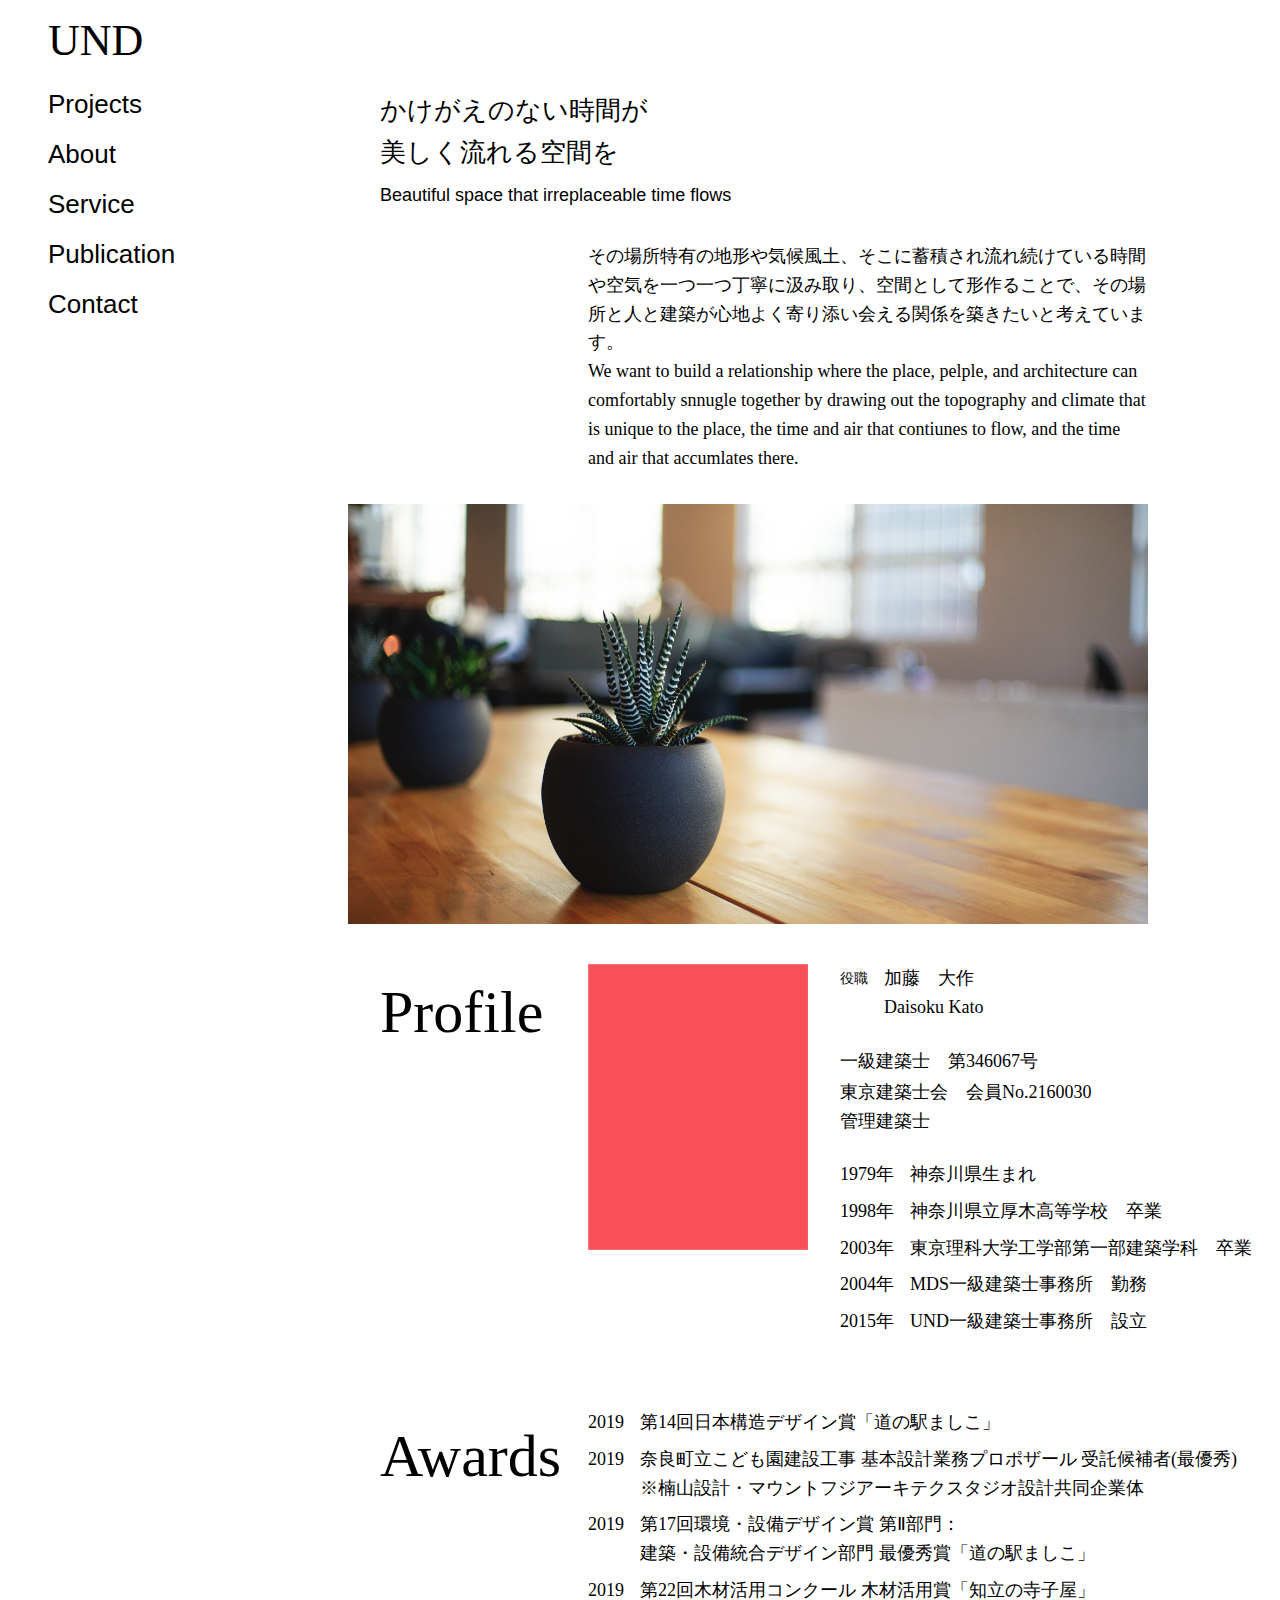
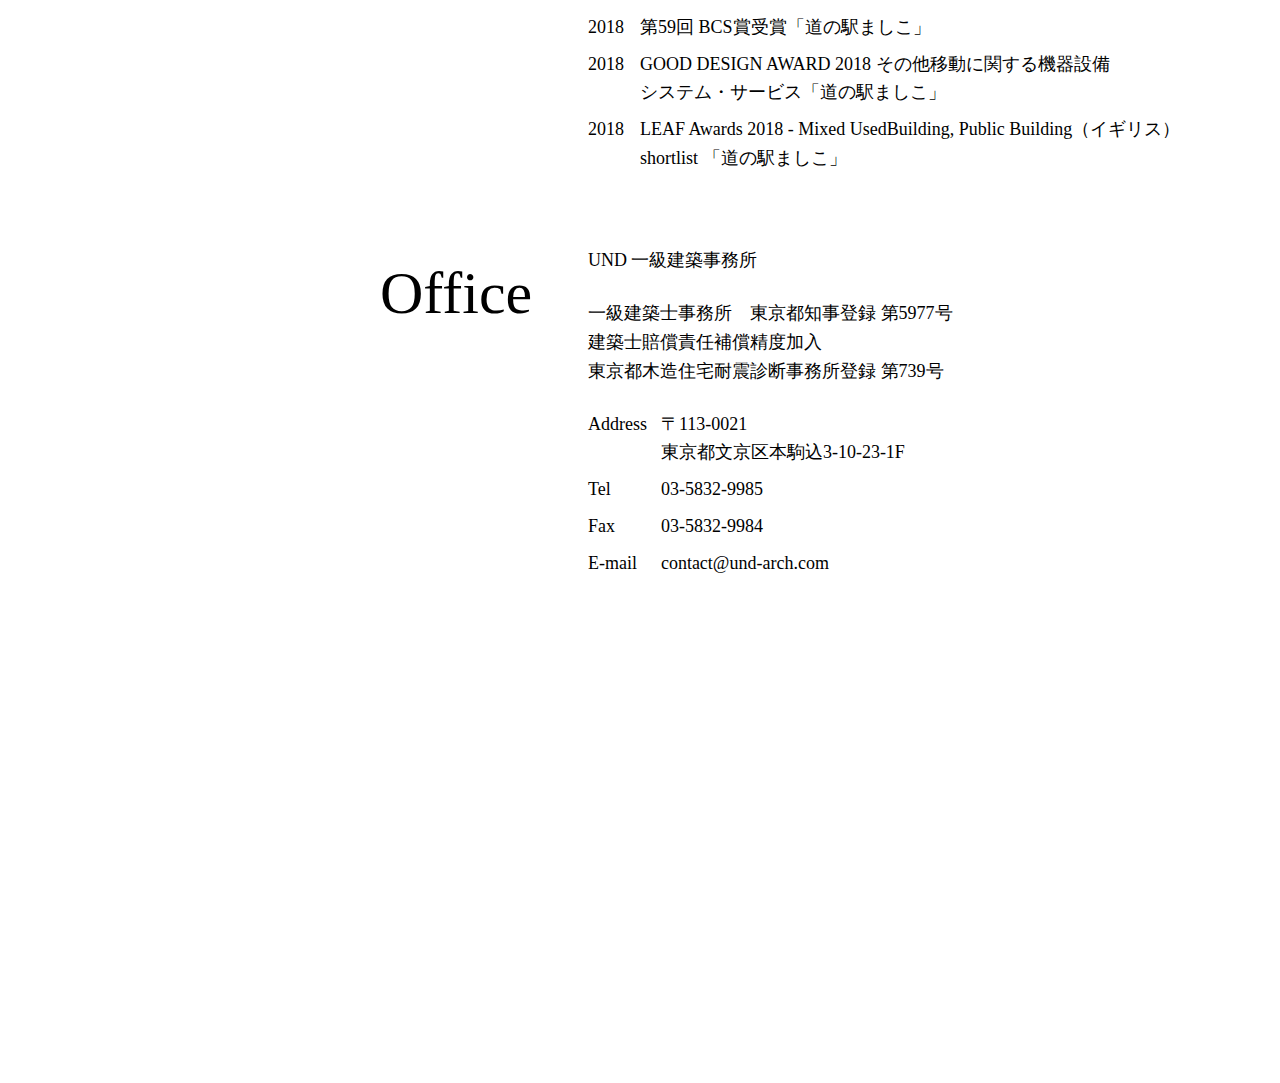
<file: about.html>
<!DOCTYPE html>
<html lang="en">
<head>
    <meta charset="UTF-8">
    <meta name="viewport" content="width=device-width, initial-scale=1.0">
    <title>Document</title>
    <link rel="stylesheet" href="./css/normalize.css">
    <link rel="stylesheet" href="./css/main.css">
</head>
<body>

    <div class="about-wrapper wrapper">

        <div class="about-left-container">

            <header>

                <div class="title">
                    <p><a href="index.html">UND</a></p>
                </div>

                <div class="nav-cover"></div>

                <nav>
                    <!-- nav menu -->
                    <ul class="nav-menus">
                        <li class=nav-menu><a href="./projects.html">Projects</a></li>
                        <li class=nav-menu><a href="./about.html">About</a></li>
                        <li class=nav-menu><a href="./service.html">Service</a></li>
                        <li class=nav-menu><a href="./publication.html">Publication</a></li>
                        <li class=nav-menu><a href="./contact.html">Contact</a></li>
                    </ul>

                </nav>

                <!-- hamburger -->
                <ul class="hamburger">
                    <li class="line line-1"></li>
                    <li class="line line-2"></li>
                    <li class="line line-3"></li>
                </ul>

                
            </header>

            <!-- page circles -->
            <div class="pagination">
                <div class="pagination-bars">
                    <div class="pagination-bar"></div>
                    <div class="pagination-bar"></div>
                    <div class="pagination-bar"></div>
                    <div class="pagination-bar"></div>
                    <div class="pagination-bar"></div>
                </div>
                <p>About</p>
            </div>
            

        </div> <!-- about-left-container end-->


        <div class="about-right-container">
            <div class="intro-container each-container">
                <div class="intro-title">
                    <div class="title-Japanese">
                        <p>かけがえのない時間が</p>
                        <p>美しく流れる空間を</p>
                    </div>
                    <p class="title-English">Beautiful space that irreplaceable time flows</p>
                </div>
                <div class="intro-dscrptn about-contents">
                    <p class="dscrptn-Japanese">
                        その場所特有の地形や気候風土、そこに蓄積され流れ続けている時間や空気を一つ一つ丁寧に汲み取り、空間として形作ることで、その場所と人と建築が心地よく寄り添い会える関係を築きたいと考えています。
                    </p>
                    <p class="dscrptn-Englihs">
                        We want to build a relationship where the place, pelple, and architecture can comfortably snnugle together by drawing out the topography and climate that is unique to the place, the time and air that contiunes to flow, and the time and air that accumlates there.
                    </p>
                </div>
                <div class="intro-image">
                    <div class="intro-image-single" style="background:url('./img/office.jpg') no-repeat center; background-size:cover; background-position:center;"></div>
                </div>
            </div> <!-- intro-container end-->


            <div class="profile-container each-container">
                <div class="profile-title about-title">
                    <p>Profile</p>
                </div>
                <div class="profile-image about-image">
                    <img src="./img/profile-image.png" alt="">
                </div>
                <div class="profile-contents about-contents">
                    <div class="profile-name about-contents">
                        <p class="position">役職</p>
                        <p class="name-Japanese">加藤　大作</p>
                        <p class="name-English">Daisoku Kato</p>
                    </div>
                    <div class="profile-qualification about-contents">
                        <div><span>一級建築士</span>　<span>第346067号</span></div>
                        <div><span>東京建築士会</span>　<span>会員No.2160030</span></div>
                        <p>管理建築士</p>
                    </div>
                    <div class="profile-historys about-contents">
                        <div class="history">
                            <p class="history-year">1979年</p>
                            <p class="history-achievement">神奈川県生まれ</p>
                        </div>
                        <div class="history">
                            <p class="history-year">1998年</p>
                            <p class="history-achievement">神奈川県立厚木高等学校　卒業</p>
                        </div>
                        <div class="history">
                            <p class="history-year">2003年</p>
                            <p class="history-achievement">東京理科大学工学部第一部建築学科　卒業</p>
                        </div>
                        <div class="history">
                            <p class="history-year">2004年</p>
                            <p class="history-achievement">MDS一級建築士事務所　勤務</p>
                        </div>
                        <div class="history">
                            <p class="history-year">2015年</p>
                            <p class="history-achievement">UND一級建築士事務所　設立</p>
                        </div>
                    </div>
                </div>
            </div> <!-- Profile container end-->


            <div class="all-awards-container each-container">
                <div class="award-title about-title">
                    <p>Awards</p>
                </div>
                <div class="awards-container about-contents">
                    <div class="award-container">
                        <p class="award-year">2019</p>
                        <p class="award-content">第14回日本構造デザイン賞「道の駅ましこ」</p>
                    </div>
                    <div class="award-container ">
                        <p class="award-year">2019</p>
                        <p class="award-content">奈良町立こども園建設工事 基本設計業務プロポザール 受託候補者(最優秀)<br>※楠山設計・マウントフジアーキテクスタジオ設計共同企業体</p>
                    </div>
                    <div class="award-container ">
                        <p class="award-year">2019</p>
                        <p class="award-content">第17回環境・設備デザイン賞 第Ⅱ部門：<br>建築・設備統合デザイン部門 最優秀賞「道の駅ましこ」</p>
                    </div>
                    <div class="award-container ">
                        <p class="award-year">2019</p>
                        <p class="award-content">第22回木材活用コンクール 木材活用賞「知立の寺子屋」</p>
                    </div>
                    <div class="award-container ">
                        <p class="award-year">2018</p>
                        <p class="award-content">第59回 BCS賞受賞「道の駅ましこ」</p>
                    </div>

                    <div class="award-container ">
                        <p class="award-year">2018</p>
                        <p class="award-content">GOOD DESIGN AWARD 2018 その他移動に関する機器設備<br>システム・サービス「道の駅ましこ」</p>
                    </div>

                    <div class="award-container">
                        <p class="award-year">2018</p>
                        <p class="award-content">LEAF Awards 2018 - Mixed UsedBuilding, Public Building（イギリス）<br>shortlist 「道の駅ましこ」</p>
                    </div>
                </div>
            </div><!-- all awards container end-->


            <div class="office-container each-container">
                <p class="office-title about-title">Office</p>

                <div class="office-all-info">
                    <p class="office-name about-contents">UND 一級建築事務所</p>
                    <div class="office-qualification about-contents">
                        <p>一級建築士事務所　東京都知事登録 第5977号</p>
                        <p>建築士賠償責任補償精度加入</p>
                        <p>東京都木造住宅耐震診断事務所登録 第739号</p>
                    </div>
                    <div class="office-info about-contents">
                        <div class="office-address office-info-each">
                            <p class="title">Address</p>
                            <div class="address-info">
                                <p class="postal-code">〒113-0021</p>
                                <p class="address">東京都文京区本駒込3-10-23-1F</p>
                            </div>
                        </div>
                        <div class="office-tel  office-info-each">
                            <p class="title">Tel</p>
                            <p class="tel-number">03-5832-9985</p>
                        </div>
                        <div class="office-fax  office-info-each">
                            <p class="title">Fax</p>
                            <p class="fax-number">03-5832-9984</p>
                        </div>
                        <div class="office-email  office-info-each">
                            <p class="title">E-mail</p>
                            <p class="email-address">contact@und-arch.com</p>
                        </div>
                    </div>
                </div>
            </div> <!-- office container end-->

            
            <div class="map-container">
                <iframe class="google-map" src="https://www.google.com/maps/embed?pb=!1m18!1m12!1m3!1d1890.6355064568152!2d139.75580213474527!3d35.726808856162336!2m3!1f0!2f0!3f0!3m2!1i1024!2i768!4f13.1!3m3!1m2!1s0x60188dc898d256e1%3A0x8c32746a1183bb90!2s3-ch%C5%8Dme-10-23%20Honkomagome%2C%20Bunkyo%20City%2C%20T%C5%8Dky%C5%8D-to%20113-0021!5e0!3m2!1sen!2sjp!4v1585748886128!5m2!1sen!2sjp" width="600" height="450" frameborder="0" style="border:0;" allowfullscreen="" aria-hidden="false" tabindex="0"></iframe>
            </div>

            

        </div> <!-- about-right-containe end-->

    </div>


    <script src="./js/anime.js"></script>
    <script src="./js/carousel.js"></script>
    <script src="./js/nav.js"></script>
</body>
</html>
</file>
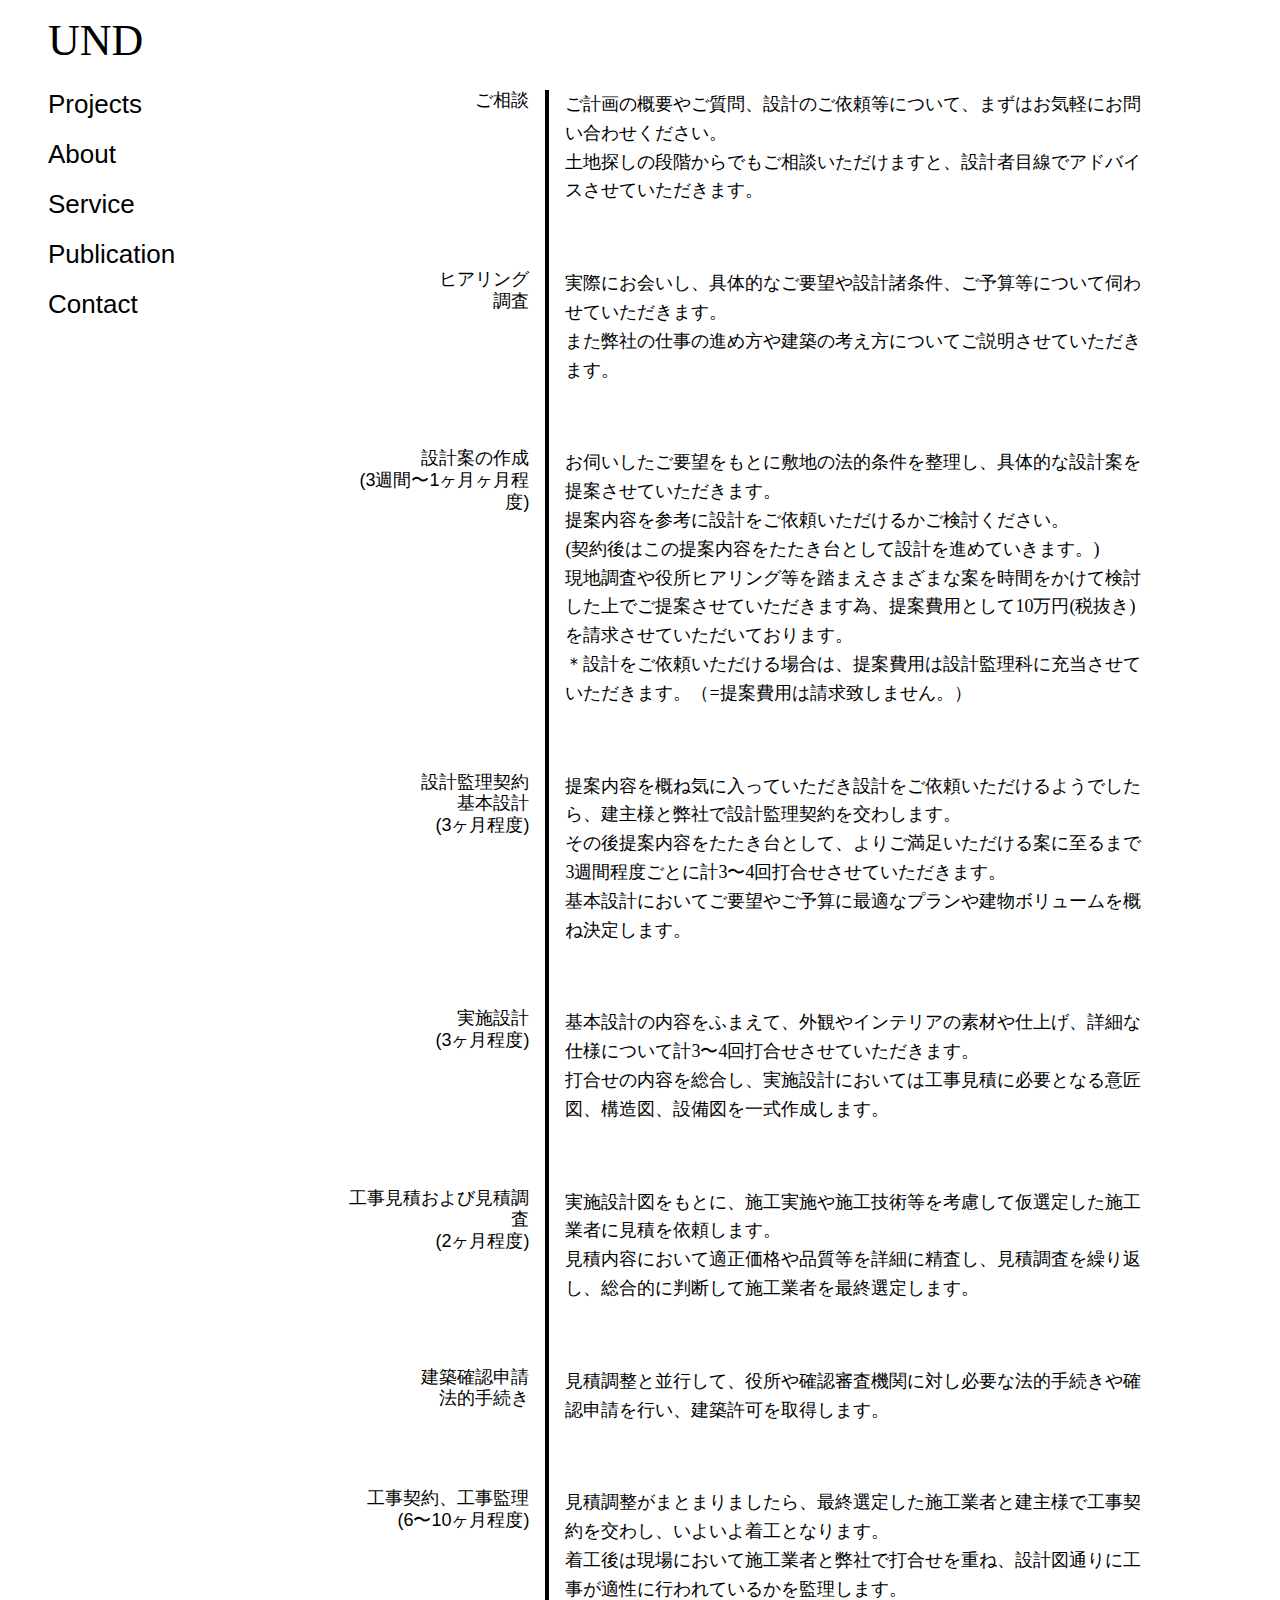
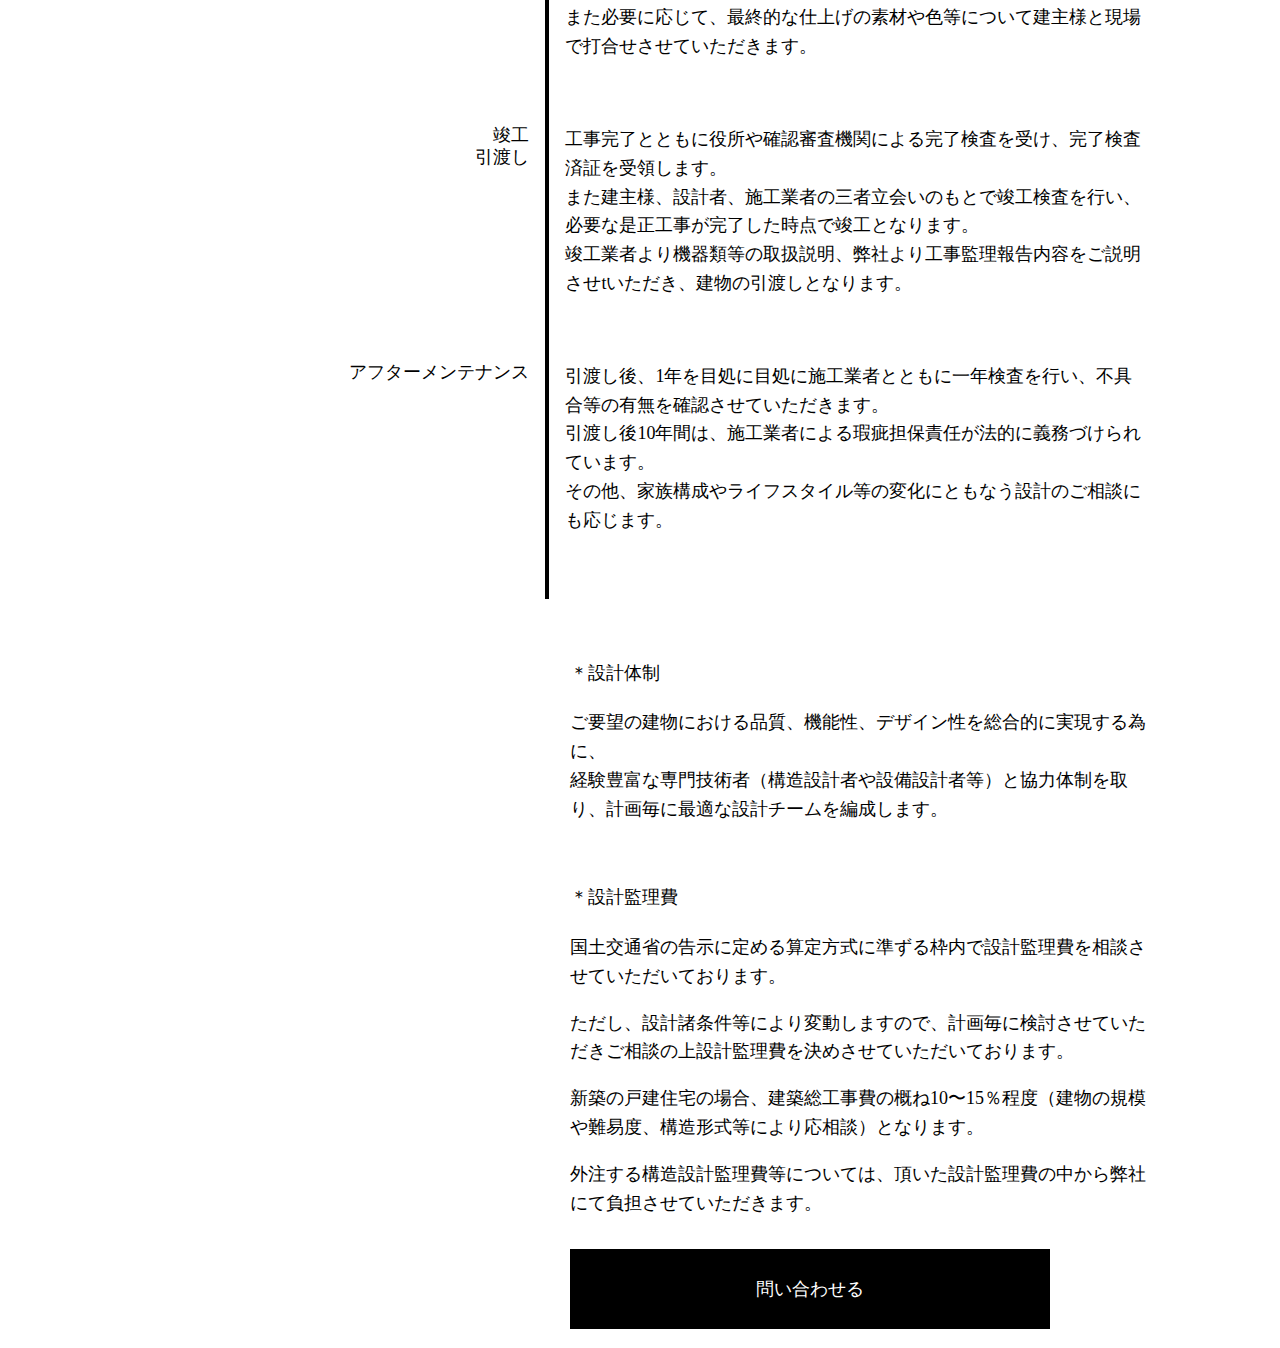
<file: service.html>
<!DOCTYPE html>
<html lang="en">
<head>
    <meta charset="UTF-8">
    <meta name="viewport" content="width=device-width, initial-scale=1.0">
    <title>Document</title>
    <link rel="stylesheet" href="./css/normalize.css">
    <link rel="stylesheet" href="./css/main.css">
</head>
<body>

    <div class="service-wrapper wrapper">

        <div class="service-left-container">

            <header>

                <div class="title">
                    <p><a href="index.html">UND</a></p>
                </div>

                <div class="nav-cover"></div>

                <nav>
                    <!-- nav menu -->
                    <ul class="nav-menus">
                        <li class=nav-menu><a href="./projects.html">Projects</a></li>
                        <li class=nav-menu><a href="./about.html">About</a></li>
                        <li class=nav-menu><a href="./service.html">Service</a></li>
                        <li class=nav-menu><a href="./publication.html">Publication</a></li>
                        <li class=nav-menu><a href="./contact.html">Contact</a></li>
                    </ul>

                </nav>

                <!-- hamburger -->
                <ul class="hamburger">
                    <li class="line line-1"></li>
                    <li class="line line-2"></li>
                    <li class="line line-3"></li>
                </ul>

                
            </header>

            <!-- page circles -->
            <div class="pagination">
                <div class="pagination-bars">
                    <div class="pagination-bar"></div>
                    <div class="pagination-bar"></div>
                    <div class="pagination-bar"></div>
                    <div class="pagination-bar"></div>
                    <div class="pagination-bar"></div>
                </div>
                <p>Service</p>
            </div>
            

        </div> <!-- service-left-container end-->


        <div class="service-right-container">

            <div class="all-service">
                <!-- ご相談 -->
                <div class="single-service">
                    <div class="service-titles">
                        <p>ご相談</p>
                    </div>
                    
                    <div class="service-contents">
                        <p>ご計画の概要やご質問、設計のご依頼等について、まずはお気軽にお問い合わせください。</p>
                        <p>土地探しの段階からでもご相談いただけますと、設計者目線でアドバイスさせていただきます。</p>
                    </div>
                </div>

                <!-- ヒアリング　調査 -->
                <div class="single-service">
                    <div class="service-titles">
                        <p>ヒアリング</p>
                        <p>調査</p>
                    </div>
                    
                    <div class="service-contents">
                        <p>実際にお会いし、具体的なご要望や設計諸条件、ご予算等について伺わせていただきます。</p>
                        <p>また弊社の仕事の進め方や建築の考え方についてご説明させていただきます。</p>
                    </div>
                </div>

                <!-- 設計案の作成 -->
                <div class="single-service">
                    <div class="service-titles">
                        <p>設計案の作成</p>
                        <p>(3週間〜1ヶ月ヶ月程度)</p>
                    </div>
                    
                    <div class="service-contents">
                        <p>お伺いしたご要望をもとに敷地の法的条件を整理し、具体的な設計案を提案させていただきます。</p>
                        <p>提案内容を参考に設計をご依頼いただけるかご検討ください。</p>
                        <p>(契約後はこの提案内容をたたき台として設計を進めていきます。)</p>
                        <p>現地調査や役所ヒアリング等を踏まえさまざまな案を時間をかけて検討した上でご提案させていただきます為、提案費用として10万円(税抜き)を請求させていただいております。</p>
                        <p>＊設計をご依頼いただける場合は、提案費用は設計監理科に充当させていただきます。（=提案費用は請求致しません。）</p>
                    </div>
                </div>

                <!-- 設計監理契約　基本設計　(3ヶ月程度) -->
                <div class="single-service">
                    <div class="service-titles">
                        <p>設計監理契約</p>
                        <p>基本設計</p>
                        <p>(3ヶ月程度)</p>
                    </div>
                    
                    <div class="service-contents">
                        <p>提案内容を概ね気に入っていただき設計をご依頼いただけるようでしたら、建主様と弊社で設計監理契約を交わします。</p>
                        <p>その後提案内容をたたき台として、よりご満足いただける案に至るまで3週間程度ごとに計3〜4回打合せさせていただきます。</p>
                        <p>基本設計においてご要望やご予算に最適なプランや建物ボリュームを概ね決定します。</p>
                    </div>
                </div>

                <!-- 実施設計 (3ヶ月程度) -->
                <div class="single-service">
                    <div class="service-titles">
                        <p>実施設計</p>
                        <p>(3ヶ月程度)</p>
                    </div>
                    
                    <div class="service-contents">
                        <p>基本設計の内容をふまえて、外観やインテリアの素材や仕上げ、詳細な仕様について計3〜4回打合せさせていただきます。</p>
                        <p>打合せの内容を総合し、実施設計においては工事見積に必要となる意匠図、構造図、設備図を一式作成します。</p>
                    </div>
                </div>

                <!-- 工事見積および見積調査 (2ヶ月程度) -->
                <div class="single-service">
                    <div class="service-titles">
                        <p>工事見積および見積調査</p>
                        <p>(2ヶ月程度)</p>
                    </div>
                    
                    <div class="service-contents">
                        <p>実施設計図をもとに、施工実施や施工技術等を考慮して仮選定した施工業者に見積を依頼します。</p>
                        <p>見積内容において適正価格や品質等を詳細に精査し、見積調査を繰り返し、総合的に判断して施工業者を最終選定します。</p>
                    </div>
                </div>
                
                <!-- 建築確認申請 法的手続き -->
                <div class="single-service">
                    <div class="service-titles">
                        <p>建築確認申請</p>
                        <p>法的手続き</p>
                    </div>
                    
                    <div class="service-contents">
                        <p>見積調整と並行して、役所や確認審査機関に対し必要な法的手続きや確認申請を行い、建築許可を取得します。</p>
                    </div>
                </div>

                
                <!-- 工事契約、工事監理 (6〜10ヶ月程度) -->
                <div class="single-service">
                    <div class="service-titles">
                        <p>工事契約、工事監理</p>
                        <p>(6〜10ヶ月程度)</p>
                    </div>
                    
                    <div class="service-contents">
                        <p>見積調整がまとまりましたら、最終選定した施工業者と建主様で工事契約を交わし、いよいよ着工となります。</p>
                        <p>着工後は現場において施工業者と弊社で打合せを重ね、設計図通りに工事が適性に行われているかを監理します。</p>
                        <p>また必要に応じて、最終的な仕上げの素材や色等について建主様と現場で打合せさせていただきます。</p>
                    </div>
                </div>
            
                <!-- 竣工 引渡し -->
                <div class="single-service">
                    <div class="service-titles">
                        <p>竣工</p>
                        <p>引渡し</p>
                    </div>
                    
                    <div class="service-contents">
                        <p>工事完了とともに役所や確認審査機関による完了検査を受け、完了検査済証を受領します。</p>
                        <p>また建主様、設計者、施工業者の三者立会いのもとで竣工検査を行い、必要な是正工事が完了した時点で竣工となります。</p>
                        <p>竣工業者より機器類等の取扱説明、弊社より工事監理報告内容をご説明させtいただき、建物の引渡しとなります。</p>
                    </div>
                </div>
                            
                <!-- アフターメンテナンス -->
                <div class="single-service">
                    <div class="service-titles">
                        <p>アフターメンテナンス</p>
                    </div>
                    
                    <div class="service-contents">
                        <p>引渡し後、1年を目処に目処に施工業者とともに一年検査を行い、不具合等の有無を確認させていただきます。</p>
                        <p>引渡し後10年間は、施工業者による瑕疵担保責任が法的に義務づけられています。</p>
                        <p>その他、家族構成やライフスタイル等の変化にともなう設計のご相談にも応じます。</p>
                    </div>
                </div>
            </div> <!-- all service end --> 

            <div class="extra-service-container">
                <!-- ＊設計体制 -->
                <div class="single-service">
                    <div class="service-titles">
                        <p>＊設計体制</p>
                    </div>
                    <div class="service-contents">
                        <p>ご要望の建物における品質、機能性、デザイン性を総合的に実現する為に、<br>
                            経験豊富な専門技術者（構造設計者や設備設計者等）と協力体制を取り、計画毎に最適な設計チームを編成します。
                        </p>
                    </div>
                </div>

                <!-- ＊設計監理費 -->
                <div class="single-service">
                    <div class="service-titles">
                        <p>＊設計監理費</p>
                    </div>
                    <div class="service-contents">
                        <p>国土交通省の告示に定める算定方式に準ずる枠内で設計監理費を相談させていただいております。</p> 
                        <p>ただし、設計諸条件等により変動しますので、計画毎に検討させていただきご相談の上設計監理費を決めさせていただいております。</p>
                        <p>新築の戸建住宅の場合、建築総工事費の概ね10〜15％程度（建物の規模や難易度、構造形式等により応相談）となります。</p>
                        <p>外注する構造設計監理費等については、頂いた設計監理費の中から弊社にて負担させていただきます。</p>
                    </div>
                </div>
            </div> <!-- extra service container end -->
            
            <div class="contact-btn-container">
                <a href="contact.html" class="contact-btn">
                    <p>問い合わせる</p>
                </a>
            </div>　<!-- contact btn container end -->

        </div> <!-- service-right-containe end-->

    </div> <!-- service wrapper end -->


    <script src="./js/anime.js"></script>
    <script src="./js/carousel.js"></script>
    <script src="./js/nav.js"></script>

</body>
</file>
<file: css/main.css>
header {
  margin-bottom: 80px;
  display: -webkit-box;
  display: -ms-flexbox;
  display: flex;
  -webkit-box-pack: justify;
      -ms-flex-pack: justify;
          justify-content: space-between;
}

@media (min-width: 1028px) {
  header {
    margin: 0;
    position: relative;
  }
}

header .title {
  font-family: Georgia;
  font-size: 18px;
  display: -webkit-box;
  display: -ms-flexbox;
  display: flex;
  -webkit-box-align: center;
      -ms-flex-align: center;
          align-items: center;
}

@media (min-width: 1028px) {
  header .title {
    margin-bottom: 24px;
  }
}

header .title p {
  margin: 0;
  font-size: 26px;
}

@media (min-width: 768px) {
  header .title p {
    font-size: 44px;
  }
}

header .title p a {
  text-decoration: none;
  color: black;
}

header .nav-cover {
  position: absolute;
  top: 0;
  left: 0;
  background-color: white;
  width: 100vw;
  height: 100%;
  z-index: 10;
  -webkit-transform: translateX(100%);
          transform: translateX(100%);
}

header nav {
  display: -webkit-box;
  display: -ms-flexbox;
  display: flex;
  -webkit-box-align: center;
      -ms-flex-align: center;
          align-items: center;
}

header nav .nav-menus {
  margin: 0;
  position: absolute;
  left: 48px;
  bottom: 70px;
  list-style: none;
  padding: 0;
  -webkit-transform: translateX(-200%);
          transform: translateX(-200%);
  opacity: 0;
  z-index: 10;
}

@media (min-width: 768px) {
  header nav .nav-menus {
    bottom: 210px;
  }
}

@media (min-width: 1028px) {
  header nav .nav-menus {
    display: unset;
    top: 74px;
    left: 0;
  }
}

header nav .nav-menus .nav-menu {
  font-family: Helvetica;
  font-size: 18px;
  margin-bottom: 20px;
  cursor: pointer;
}

@media (min-width: 768px) {
  header nav .nav-menus .nav-menu {
    font-size: 26px;
  }
}

header nav .nav-menus .nav-menu a {
  text-decoration: none;
  color: black;
}

header .hamburger {
  height: 26px;
  padding: 0;
  margin: 0;
  cursor: pointer;
  display: -webkit-box;
  display: -ms-flexbox;
  display: flex;
  -webkit-box-orient: vertical;
  -webkit-box-direction: normal;
      -ms-flex-direction: column;
          flex-direction: column;
  -webkit-box-pack: justify;
      -ms-flex-pack: justify;
          justify-content: space-between;
  z-index: 100;
}

@media (min-width: 1028px) {
  header .hamburger {
    display: none;
  }
}

header .hamburger .line {
  width: 33px;
  height: 3px;
  background-color: black;
  list-style: none;
}

header .hamburger .line-1 {
  -webkit-transition: -webkit-transform 0.5s ease-in-out;
  transition: -webkit-transform 0.5s ease-in-out;
  transition: transform 0.5s ease-in-out;
  transition: transform 0.5s ease-in-out, -webkit-transform 0.5s ease-in-out;
  -webkit-transform-origin: center left;
          transform-origin: center left;
}

header .hamburger .line-2 {
  -webkit-transition: -webkit-transform 0.5s ease-in-out;
  transition: -webkit-transform 0.5s ease-in-out;
  transition: transform 0.5s ease-in-out;
  transition: transform 0.5s ease-in-out, -webkit-transform 0.5s ease-in-out;
}

header .hamburger .line-3 {
  -webkit-transition: -webkit-transform 0.5s ease-in-out;
  transition: -webkit-transform 0.5s ease-in-out;
  transition: transform 0.5s ease-in-out;
  transition: transform 0.5s ease-in-out, -webkit-transform 0.5s ease-in-out;
  -webkit-transform-origin: center left;
          transform-origin: center left;
}

header .hamburger .line-1_active {
  -webkit-transform: rotate(45deg) translate(-1px, 1px);
          transform: rotate(45deg) translate(-1px, 1px);
  -webkit-transform-origin: center left;
          transform-origin: center left;
  -webkit-transition: -webkit-transform 0.5s ease-in-out;
  transition: -webkit-transform 0.5s ease-in-out;
  transition: transform 0.5s ease-in-out;
  transition: transform 0.5s ease-in-out, -webkit-transform 0.5s ease-in-out;
}

header .hamburger .line-2_active {
  opacity: 0;
  -webkit-transition: -webkit-transform 0.5s ease-in-out;
  transition: -webkit-transform 0.5s ease-in-out;
  transition: transform 0.5s ease-in-out;
  transition: transform 0.5s ease-in-out, -webkit-transform 0.5s ease-in-out;
}

header .hamburger .line-3_active {
  -webkit-transform: rotate(-45deg) translate(-1px, -1px);
          transform: rotate(-45deg) translate(-1px, -1px);
  -webkit-transform-origin: center left;
          transform-origin: center left;
  -webkit-transition: -webkit-transform 0.5s ease-in-out;
  transition: -webkit-transform 0.5s ease-in-out;
  transition: transform 0.5s ease-in-out;
  transition: transform 0.5s ease-in-out, -webkit-transform 0.5s ease-in-out;
}

.nav-active {
  height: 100vh;
}

.front-wrapper {
  position: relative;
  width: 100vw;
  overflow: hidden;
}

@media (min-width: 1028px) {
  .front-wrapper {
    display: -webkit-box;
    display: -ms-flexbox;
    display: flex;
  }
}

.front-wrapper .front-left-container {
  margin-top: 16px;
  margin-left: 48px;
  margin-right: 16px;
  margin-bottom: 48px;
}

@media (min-width: 1028px) {
  .front-wrapper .front-left-container {
    position: relative;
    width: 50%;
    margin: 0;
    height: 100vh;
    padding: 48px 24px;
    -webkit-box-sizing: border-box;
            box-sizing: border-box;
  }
}

@media (min-width: 1028px) {
  .front-wrapper .front-left-container .house-name-wrapper {
    position: absolute;
    top: 70%;
    right: 24px;
  }
}

.front-wrapper .front-left-container .house-name-wrapper .handwriting-name-container {
  max-width: 100%;
  margin-bottom: 10px;
  height: 18px;
  overflow: hidden;
}

@media (min-width: 768px) {
  .front-wrapper .front-left-container .house-name-wrapper .handwriting-name-container {
    height: 60px;
  }
}

.front-wrapper .front-left-container .house-name-wrapper .handwriting-name-container .handwriting-names {
  display: -ms-grid;
  display: grid;
  grid: column;
  gap: 20px;
}

@media (min-width: 1028px) {
  .front-wrapper .front-left-container .house-name-wrapper .handwriting-name-container .handwriting-names {
    text-align: end;
  }
}

.front-wrapper .front-left-container .house-name-wrapper .handwriting-name-container .handwriting-names p {
  font-size: 18px;
  text-transform: capitalize;
  font-family: cursive;
  margin: 0;
}

@media (min-width: 768px) {
  .front-wrapper .front-left-container .house-name-wrapper .handwriting-name-container .handwriting-names p {
    font-size: 44px;
  }
}

.front-wrapper .front-left-container .house-name-wrapper .kanji-name-container {
  max-width: 100%;
  height: 14px;
  overflow: hidden;
}

@media (min-width: 768px) {
  .front-wrapper .front-left-container .house-name-wrapper .kanji-name-container {
    height: 26px;
  }
}

.front-wrapper .front-left-container .house-name-wrapper .kanji-name-container .kanji-names {
  display: -ms-grid;
  display: grid;
  gap: 20px;
}

@media (min-width: 1028px) {
  .front-wrapper .front-left-container .house-name-wrapper .kanji-name-container .kanji-names {
    text-align: end;
  }
}

.front-wrapper .front-left-container .house-name-wrapper .kanji-name-container .kanji-names p {
  font-size: 14px;
  text-transform: capitalize;
  margin: 0;
}

@media (min-width: 768px) {
  .front-wrapper .front-left-container .house-name-wrapper .kanji-name-container .kanji-names p {
    font-size: 26px;
  }
}

.front-wrapper .front-left-container .page-circles {
  position: absolute;
  top: 85px;
  right: 16px;
  display: -webkit-box;
  display: -ms-flexbox;
  display: flex;
  -webkit-box-orient: vertical;
  -webkit-box-direction: normal;
      -ms-flex-direction: column;
          flex-direction: column;
  height: 90px;
  -webkit-box-pack: justify;
      -ms-flex-pack: justify;
          justify-content: space-between;
}

@media (min-width: 768px) {
  .front-wrapper .front-left-container .page-circles {
    top: 159px;
  }
}

@media (min-width: 1028px) {
  .front-wrapper .front-left-container .page-circles {
    position: absolute;
    right: 24px;
    top: 122px;
  }
}

.front-wrapper .front-left-container .page-circles .page-circle {
  width: 8px;
  height: 8px;
  border-radius: 50%;
  border: 2px solid red;
}

.front-wrapper .front-right-container {
  width: 100vw;
  height: calc(100vh - 227px);
  overflow: hidden;
}

@media (min-width: 1028px) {
  .front-wrapper .front-right-container {
    width: 50%;
    height: 100vh;
  }
}

.front-wrapper .front-right-container .house-images {
  width: 100%;
  height: 100%;
  cursor: pointer;
}

.front-wrapper .front-right-container .house-images .house-image img {
  height: 100%;
  width: 100%;
  -o-object-fit: cover;
     object-fit: cover;
  vertical-align: middle;
}

.projects-wrapper {
  position: relative;
  overflow: hidden;
  width: 100%;
  display: -webkit-box;
  display: -ms-flexbox;
  display: flex;
  -webkit-box-orient: vertical;
  -webkit-box-direction: normal;
      -ms-flex-direction: column;
          flex-direction: column;
}

@media (min-width: 1028px) {
  .projects-wrapper {
    -webkit-box-orient: horizontal;
    -webkit-box-direction: normal;
        -ms-flex-direction: row;
            flex-direction: row;
  }
}

.projects-wrapper .projects-left-container {
  margin-bottom: 48px;
  margin-top: 16px;
  margin-left: 48px;
}

@media (min-width: 1028px) {
  .projects-wrapper .projects-left-container {
    width: 300px;
  }
}

.projects-wrapper .projects-left-container header {
  margin-right: 16px;
  margin-bottom: 32px;
}

.projects-wrapper .projects-left-container .pagination {
  display: -webkit-box;
  display: -ms-flexbox;
  display: flex;
  -webkit-box-align: center;
      -ms-flex-align: center;
          align-items: center;
  width: 40%;
}

@media (min-width: 768px) {
  .projects-wrapper .projects-left-container .pagination {
    width: 25%;
  }
}

.projects-wrapper .projects-left-container .pagination .pagination-bars {
  display: -webkit-box;
  display: -ms-flexbox;
  display: flex;
  width: 40px;
  -webkit-box-pack: justify;
      -ms-flex-pack: justify;
          justify-content: space-between;
  margin-right: 16px;
}

@media (min-width: 1028px) {
  .projects-wrapper .projects-left-container .pagination .pagination-bars {
    display: none;
  }
}

.projects-wrapper .projects-left-container .pagination .pagination-bars .pagination-bar {
  width: 5px;
  height: 18px;
  background-color: black;
}

@media (min-width: 768px) {
  .projects-wrapper .projects-left-container .pagination .pagination-bars .pagination-bar {
    height: 26px;
  }
}

.projects-wrapper .projects-left-container .pagination p {
  margin: 0;
  font-family: Helvetica;
  font-size: 14px;
}

@media (min-width: 768px) {
  .projects-wrapper .projects-left-container .pagination p {
    font-size: 18px;
  }
}

@media (min-width: 1028px) {
  .projects-wrapper .projects-left-container .pagination p {
    display: none;
  }
}

.projects-wrapper .projects-right-container {
  margin-left: 48px;
  width: 100%;
}

@media (min-width: 1028px) {
  .projects-wrapper .projects-right-container {
    margin-left: 0;
    margin-top: 90px;
  }
}

.projects-wrapper .projects-right-container .house-images .house-image {
  display: block;
  width: 100%;
  height: -webkit-max-content;
  height: -moz-max-content;
  height: max-content;
  text-decoration: none;
  margin-bottom: 32px;
}

.projects-wrapper .projects-right-container .house-images .house-image .house-image-single {
  width: 100%;
  padding-top: 52.5%;
  margin-bottom: 16px;
}

.projects-wrapper .projects-right-container .house-images .house-image .house-name-container {
  padding: 0;
}

.projects-wrapper .projects-right-container .house-images .house-image .house-name-container p {
  margin: 0;
  color: black;
}

.projects-wrapper .projects-right-container .house-images .house-image .house-name-container .handwriting-name {
  margin-bottom: 8px;
  font-family: Helvetica;
  font-size: 14px;
}

@media (min-width: 768px) {
  .projects-wrapper .projects-right-container .house-images .house-image .house-name-container .handwriting-name {
    font-size: 18px;
  }
}

.projects-wrapper .projects-right-container .house-images .house-image .house-name-container .kanji-name {
  font-size: 14px;
  font-family: Georgia;
}

@media (min-width: 768px) {
  .projects-wrapper .projects-right-container .house-images .house-image .house-name-container .kanji-name {
    font-size: 18px;
  }
}

.about-wrapper {
  position: relative;
  overflow: hidden;
  width: 100%;
  display: -webkit-box;
  display: -ms-flexbox;
  display: flex;
  -webkit-box-orient: vertical;
  -webkit-box-direction: normal;
      -ms-flex-direction: column;
          flex-direction: column;
}

@media (min-width: 1028px) {
  .about-wrapper {
    -webkit-box-orient: horizontal;
    -webkit-box-direction: normal;
        -ms-flex-direction: row;
            flex-direction: row;
  }
}

.about-wrapper .about-left-container {
  margin-bottom: 48px;
  margin-top: 16px;
  margin-left: 48px;
}

@media (min-width: 1028px) {
  .about-wrapper .about-left-container {
    width: 300px;
  }
}

.about-wrapper .about-left-container header {
  margin-right: 16px;
  margin-bottom: 32px;
}

.about-wrapper .about-left-container .pagination {
  display: -webkit-box;
  display: -ms-flexbox;
  display: flex;
  -webkit-box-align: center;
      -ms-flex-align: center;
          align-items: center;
  width: 40%;
}

@media (min-width: 768px) {
  .about-wrapper .about-left-container .pagination {
    width: 25%;
  }
}

.about-wrapper .about-left-container .pagination .pagination-bars {
  display: -webkit-box;
  display: -ms-flexbox;
  display: flex;
  -webkit-box-pack: justify;
      -ms-flex-pack: justify;
          justify-content: space-between;
  margin-right: 16px;
  width: 40px;
}

@media (min-width: 1028px) {
  .about-wrapper .about-left-container .pagination .pagination-bars {
    display: none;
  }
}

.about-wrapper .about-left-container .pagination .pagination-bars .pagination-bar {
  width: 5px;
  height: 18px;
  background-color: black;
}

@media (min-width: 768px) {
  .about-wrapper .about-left-container .pagination .pagination-bars .pagination-bar {
    height: 26px;
  }
}

.about-wrapper .about-left-container .pagination p {
  margin: 0;
  font-family: Helvetica;
  font-size: 14px;
}

@media (min-width: 768px) {
  .about-wrapper .about-left-container .pagination p {
    font-size: 18px;
  }
}

@media (min-width: 1028px) {
  .about-wrapper .about-left-container .pagination p {
    display: none;
  }
}

.about-wrapper .about-right-container {
  margin: 0 16px;
  margin-bottom: 16px;
}

@media (min-width: 1028px) {
  .about-wrapper .about-right-container {
    margin-left: 0;
    margin-top: 90px;
    width: 800px;
  }
}

.about-wrapper .about-right-container p {
  margin: 0;
  line-height: 1.6em;
}

.about-wrapper .about-right-container .each-container {
  margin-bottom: 40px;
}

.about-wrapper .about-right-container .about-title {
  font-family: cursive;
  font-size: 26px;
  margin: 0;
  margin-left: 32px;
  margin-bottom: 16px;
}

@media (min-width: 768px) {
  .about-wrapper .about-right-container .about-title {
    font-size: 44px;
  }
}

@media (min-width: 1028px) {
  .about-wrapper .about-right-container .about-title {
    font-size: 60px;
    margin-right: 32px;
    margin-bottom: 0;
  }
}

.about-wrapper .about-right-container .about-image {
  margin-bottom: 24px;
}

.about-wrapper .about-right-container .about-contents {
  font-family: Georgia;
  font-size: 14px;
  line-height: 1.7em;
  margin-bottom: 24px;
}

@media (min-width: 768px) {
  .about-wrapper .about-right-container .about-contents {
    font-size: 18px;
  }
}

.about-wrapper .about-right-container .intro-container .intro-title {
  margin-left: 32px;
  margin-bottom: 32px;
  font-size: 18px;
  font-family: Helvetica;
  line-height: 1.4em;
}

.about-wrapper .about-right-container .intro-container .intro-title .title-Japanese {
  margin: 0;
  width: 100%;
  margin-bottom: 8px;
}

@media (min-width: 768px) {
  .about-wrapper .about-right-container .intro-container .intro-title .title-Japanese {
    font-size: 26px;
  }
}

.about-wrapper .about-right-container .intro-container .intro-title .title-English {
  margin: 0;
  font-size: 14px;
}

@media (min-width: 768px) {
  .about-wrapper .about-right-container .intro-container .intro-title .title-English {
    font-size: 18px;
  }
}

.about-wrapper .about-right-container .intro-container .intro-dscrptn {
  margin-bottom: 32px;
}

@media (min-width: 1028px) {
  .about-wrapper .about-right-container .intro-container .intro-dscrptn {
    margin-left: 240px;
  }
}

.about-wrapper .about-right-container .intro-container .intro-image {
  width: 100%;
}

.about-wrapper .about-right-container .intro-container .intro-image .intro-image-single {
  width: 100%;
  padding-top: 52.5%;
  margin-bottom: 16px;
}

@media (min-width: 1028px) {
  .about-wrapper .about-right-container .profile-container {
    display: -ms-grid;
    display: grid;
    -ms-grid-columns: 240px 220px max-content;
        grid-template-columns: 240px 220px -webkit-max-content;
        grid-template-columns: 240px 220px max-content;
  }
}

.about-wrapper .about-right-container .profile-container .profile-image {
  width: 100%;
  height: 80%;
  overflow: hidden;
}

@media (min-width: 1028px) {
  .about-wrapper .about-right-container .profile-container .profile-image {
    width: 100%;
  }
}

.about-wrapper .about-right-container .profile-container .profile-image img {
  -o-object-fit: cover;
     object-fit: cover;
  width: 100%;
}

@media (min-width: 1028px) {
  .about-wrapper .about-right-container .profile-container .profile-contents {
    margin-left: 32px;
  }
}

.about-wrapper .about-right-container .profile-container .profile-contents .profile-name {
  width: -webkit-max-content;
  width: -moz-max-content;
  width: max-content;
  margin-left: 32px;
  display: -ms-grid;
  display: grid;
  -ms-grid-columns: max-content 1fr;
      grid-template-columns: -webkit-max-content 1fr;
      grid-template-columns: max-content 1fr;
  -ms-grid-rows: 1fr max-content;
      grid-template-rows: 1fr -webkit-max-content;
      grid-template-rows: 1fr max-content;
  -webkit-box-align: center;
      -ms-flex-align: center;
          align-items: center;
}

@media (min-width: 1028px) {
  .about-wrapper .about-right-container .profile-container .profile-contents .profile-name {
    margin-left: 0;
  }
}

.about-wrapper .about-right-container .profile-container .profile-contents .profile-name .position {
  -ms-grid-row: 1;
  -ms-grid-row-span: 1;
  -ms-grid-column: 1;
  -ms-grid-column-span: 1;
  grid-area: 1 / 1 / 2 / 2;
  font-size: 14px;
  margin-right: 16px;
}

.about-wrapper .about-right-container .profile-container .profile-contents .profile-name .name-Japanese {
  font-size: 18px;
}

.about-wrapper .about-right-container .profile-container .profile-contents .profile-name .name-English {
  -ms-grid-row: 2;
  -ms-grid-row-span: 1;
  -ms-grid-column: 2;
  -ms-grid-column-span: 1;
  grid-area: 2 / 2 / 3 / 3;
}

@media (min-width: 1028px) {
  .about-wrapper .about-right-container .profile-container .profile-contents .profile-historys {
    margin-bottom: 0;
  }
}

.about-wrapper .about-right-container .profile-container .profile-contents .profile-historys .history {
  display: -webkit-box;
  display: -ms-flexbox;
  display: flex;
  -webkit-box-orient: horizontal;
  -webkit-box-direction: normal;
      -ms-flex-direction: row;
          flex-direction: row;
  margin-bottom: 8px;
}

.about-wrapper .about-right-container .profile-container .profile-contents .profile-historys .history .history-year {
  margin-right: 16px;
}

@media (min-width: 1028px) {
  .about-wrapper .about-right-container .all-awards-container {
    display: -ms-grid;
    display: grid;
    -ms-grid-columns: 240px max-content;
        grid-template-columns: 240px -webkit-max-content;
        grid-template-columns: 240px max-content;
  }
}

.about-wrapper .about-right-container .all-awards-container .awards-container .award-container {
  display: -ms-grid;
  display: grid;
  -ms-grid-columns: max-content 1fr;
      grid-template-columns: -webkit-max-content 1fr;
      grid-template-columns: max-content 1fr;
  margin-bottom: 8px;
}

.about-wrapper .about-right-container .all-awards-container .awards-container .award-container .award-year {
  margin-right: 16px;
}

@media (min-width: 1028px) {
  .about-wrapper .about-right-container .office-container {
    display: -ms-grid;
    display: grid;
    -ms-grid-columns: 240px max-content;
        grid-template-columns: 240px -webkit-max-content;
        grid-template-columns: 240px max-content;
  }
}

.about-wrapper .about-right-container .office-container .office-info-each {
  display: -ms-grid;
  display: grid;
  -ms-grid-columns: 20% 1fr;
      grid-template-columns: 20% 1fr;
  margin-bottom: 8px;
}

.about-wrapper .about-right-container .map-container {
  height: 225px;
}

@media (min-width: 768px) {
  .about-wrapper .about-right-container .map-container {
    height: 325px;
  }
}

@media (min-width: 1028px) {
  .about-wrapper .about-right-container .map-container {
    height: 425px;
  }
}

.about-wrapper .about-right-container .map-container .google-map {
  width: 100%;
  height: 100%;
}

.service-wrapper {
  position: relative;
  overflow: hidden;
  width: 100%;
  display: -webkit-box;
  display: -ms-flexbox;
  display: flex;
  -webkit-box-orient: vertical;
  -webkit-box-direction: normal;
      -ms-flex-direction: column;
          flex-direction: column;
}

@media (min-width: 1028px) {
  .service-wrapper {
    -webkit-box-orient: horizontal;
    -webkit-box-direction: normal;
        -ms-flex-direction: row;
            flex-direction: row;
  }
}

.service-wrapper .service-left-container {
  margin-bottom: 48px;
  margin-top: 16px;
  margin-left: 48px;
}

@media (min-width: 1028px) {
  .service-wrapper .service-left-container {
    width: 300px;
  }
}

.service-wrapper .service-left-container header {
  margin-right: 16px;
  margin-bottom: 32px;
}

.service-wrapper .service-left-container .pagination {
  display: -webkit-box;
  display: -ms-flexbox;
  display: flex;
  -webkit-box-align: center;
      -ms-flex-align: center;
          align-items: center;
  width: 40%;
}

@media (min-width: 768px) {
  .service-wrapper .service-left-container .pagination {
    width: 25%;
  }
}

.service-wrapper .service-left-container .pagination .pagination-bars {
  display: -webkit-box;
  display: -ms-flexbox;
  display: flex;
  -webkit-box-pack: justify;
      -ms-flex-pack: justify;
          justify-content: space-between;
  margin-right: 16px;
  width: 40px;
}

@media (min-width: 1028px) {
  .service-wrapper .service-left-container .pagination .pagination-bars {
    display: none;
  }
}

.service-wrapper .service-left-container .pagination .pagination-bars .pagination-bar {
  width: 5px;
  height: 18px;
  background-color: black;
}

@media (min-width: 768px) {
  .service-wrapper .service-left-container .pagination .pagination-bars .pagination-bar {
    height: 26px;
  }
}

.service-wrapper .service-left-container .pagination p {
  margin: 0;
  font-family: Helvetica;
  font-size: 14px;
}

@media (min-width: 768px) {
  .service-wrapper .service-left-container .pagination p {
    font-size: 18px;
  }
}

@media (min-width: 1028px) {
  .service-wrapper .service-left-container .pagination p {
    display: none;
  }
}

.service-wrapper .service-right-container {
  margin-left: 16px;
  margin-right: 16px;
}

@media (min-width: 1028px) {
  .service-wrapper .service-right-container {
    margin-left: 0;
    margin-top: 90px;
    width: 800px;
  }
}

.service-wrapper .service-right-container .all-service .single-service {
  margin-bottom: 32px;
}

.service-wrapper .service-right-container .all-service .single-service p {
  margin: 0;
}

@media (min-width: 1028px) {
  .service-wrapper .service-right-container .all-service .single-service {
    display: -webkit-box;
    display: -ms-flexbox;
    display: flex;
    -webkit-box-orient: horizontal;
    -webkit-box-direction: normal;
        -ms-flex-direction: row;
            flex-direction: row;
    margin-bottom: 0;
  }
}

.service-wrapper .service-right-container .all-service .single-service .service-titles {
  font-family: Helvetica;
  font-size: 14px;
  border-bottom: 4px solid black;
  padding-bottom: 8px;
  margin-bottom: 16px;
}

@media (min-width: 768px) {
  .service-wrapper .service-right-container .all-service .single-service .service-titles {
    font-size: 18px;
  }
}

@media (min-width: 1028px) {
  .service-wrapper .service-right-container .all-service .single-service .service-titles {
    width: 190px;
    padding-right: 16px;
    margin-right: 16px;
    text-align: right;
    border-right: 4px solid black;
    border-bottom: 0;
    margin-bottom: 0;
  }
}

.service-wrapper .service-right-container .all-service .single-service .service-titles p {
  line-height: 1.2em;
}

.service-wrapper .service-right-container .all-service .single-service hr {
  height: 3px;
  background-color: black;
}

@media (min-width: 1028px) {
  .service-wrapper .service-right-container .all-service .single-service hr {
    margin-right: 16px;
  }
}

.service-wrapper .service-right-container .all-service .single-service .service-contents {
  font-family: Georgia;
  font-size: 14px;
}

@media (min-width: 768px) {
  .service-wrapper .service-right-container .all-service .single-service .service-contents {
    font-size: 18px;
  }
}

@media (min-width: 1028px) {
  .service-wrapper .service-right-container .all-service .single-service .service-contents {
    width: 610px;
    margin-bottom: 64px;
  }
}

.service-wrapper .service-right-container .all-service .single-service .service-contents p {
  line-height: 1.6em;
}

.service-wrapper .service-right-container .extra-service-container {
  margin-left: 32px;
  margin-bottom: 32px;
}

@media (min-width: 1028px) {
  .service-wrapper .service-right-container .extra-service-container {
    margin-left: 222px;
  }
}

@media (min-width: 1028px) {
  .service-wrapper .service-right-container .extra-service-container .single-service {
    margin-top: 64px;
  }
}

.service-wrapper .service-right-container .extra-service-container .single-service .service-titles {
  font-family: Helvetica;
  font-size: 14px;
}

@media (min-width: 768px) {
  .service-wrapper .service-right-container .extra-service-container .single-service .service-titles {
    font-size: 18px;
  }
}

@media (min-width: 1028px) {
  .service-wrapper .service-right-container .extra-service-container .single-service .service-titles {
    margin-bottom: 24px;
  }
}

.service-wrapper .service-right-container .extra-service-container .single-service .service-titles p {
  line-height: 1.2em;
}

.service-wrapper .service-right-container .extra-service-container .single-service .service-contents {
  font-family: Georgia;
  font-size: 14px;
}

@media (min-width: 768px) {
  .service-wrapper .service-right-container .extra-service-container .single-service .service-contents {
    font-size: 18px;
  }
}

.service-wrapper .service-right-container .extra-service-container .single-service .service-contents p {
  line-height: 1.6em;
}

.service-wrapper .service-right-container .contact-btn-container {
  width: 100%;
  height: 80px;
  background-color: black;
  cursor: pointer;
}

@media (min-width: 768px) {
  .service-wrapper .service-right-container .contact-btn-container {
    width: 60%;
  }
}

@media (min-width: 1028px) {
  .service-wrapper .service-right-container .contact-btn-container {
    margin-left: 222px;
  }
}

.service-wrapper .service-right-container .contact-btn-container .contact-btn {
  text-transform: none;
  color: black;
  width: 100%;
  height: 100%;
  display: -webkit-box;
  display: -ms-flexbox;
  display: flex;
  -webkit-box-pack: center;
      -ms-flex-pack: center;
          justify-content: center;
  -webkit-box-align: center;
      -ms-flex-align: center;
          align-items: center;
}

.service-wrapper .service-right-container .contact-btn-container .contact-btn p {
  font-family: Helvetica;
  font-size: 18px;
  color: white;
  vertical-align: middle;
  margin: 0;
}

.publication-wrapper {
  position: relative;
  overflow: hidden;
  width: 100%;
  display: -webkit-box;
  display: -ms-flexbox;
  display: flex;
  -webkit-box-orient: vertical;
  -webkit-box-direction: normal;
      -ms-flex-direction: column;
          flex-direction: column;
}

@media (min-width: 1028px) {
  .publication-wrapper {
    -webkit-box-orient: horizontal;
    -webkit-box-direction: normal;
        -ms-flex-direction: row;
            flex-direction: row;
  }
}

.publication-wrapper .publication-left-container {
  margin-bottom: 48px;
  margin-top: 16px;
  margin-left: 48px;
}

@media (min-width: 1028px) {
  .publication-wrapper .publication-left-container {
    width: 300px;
  }
}

.publication-wrapper .publication-left-container header {
  margin-right: 16px;
  margin-bottom: 32px;
}

.publication-wrapper .publication-left-container .pagination {
  display: -webkit-box;
  display: -ms-flexbox;
  display: flex;
  -webkit-box-align: center;
      -ms-flex-align: center;
          align-items: center;
  width: 40%;
}

@media (min-width: 768px) {
  .publication-wrapper .publication-left-container .pagination {
    width: 25%;
  }
}

.publication-wrapper .publication-left-container .pagination .pagination-bars {
  display: -webkit-box;
  display: -ms-flexbox;
  display: flex;
  -webkit-box-pack: justify;
      -ms-flex-pack: justify;
          justify-content: space-between;
  margin-right: 16px;
  width: 40px;
}

@media (min-width: 1028px) {
  .publication-wrapper .publication-left-container .pagination .pagination-bars {
    display: none;
  }
}

.publication-wrapper .publication-left-container .pagination .pagination-bars .pagination-bar {
  width: 5px;
  height: 18px;
  background-color: black;
}

@media (min-width: 768px) {
  .publication-wrapper .publication-left-container .pagination .pagination-bars .pagination-bar {
    height: 26px;
  }
}

.publication-wrapper .publication-left-container .pagination p {
  margin: 0;
  font-family: Helvetica;
  font-size: 14px;
}

@media (min-width: 768px) {
  .publication-wrapper .publication-left-container .pagination p {
    font-size: 18px;
  }
}

@media (min-width: 1028px) {
  .publication-wrapper .publication-left-container .pagination p {
    display: none;
  }
}

.publication-wrapper .publication-right-container {
  margin: 0 16px;
  margin-bottom: 16px;
}

@media (min-width: 1028px) {
  .publication-wrapper .publication-right-container {
    margin-left: 0;
    margin-top: 90px;
    width: 800px;
    display: -ms-grid;
    display: grid;
    -ms-grid-columns: 560px 1fr;
        grid-template-columns: 560px 1fr;
  }
}

.publication-wrapper .publication-right-container p {
  margin: 0;
  line-height: 1.6em;
}

.publication-wrapper .publication-right-container .publication-tags-container {
  display: -webkit-box;
  display: -ms-flexbox;
  display: flex;
  width: 80%;
  -webkit-box-pack: justify;
      -ms-flex-pack: justify;
          justify-content: space-between;
  margin-bottom: 24px;
  margin-left: 32px;
}

@media (min-width: 768px) {
  .publication-wrapper .publication-right-container .publication-tags-container {
    width: 50%;
  }
}

@media (min-width: 1028px) {
  .publication-wrapper .publication-right-container .publication-tags-container {
    -ms-grid-row: 1;
    -ms-grid-row-span: 1;
    -ms-grid-column: 2;
    -ms-grid-column-span: 1;
    grid-area: 1/ 2 / 2 / 3;
    -webkit-box-orient: vertical;
    -webkit-box-direction: normal;
        -ms-flex-direction: column;
            flex-direction: column;
    height: 8%;
  }
}

.publication-wrapper .publication-right-container .publication-tags-container .tag-container {
  display: -webkit-box;
  display: -ms-flexbox;
  display: flex;
  -webkit-box-align: center;
      -ms-flex-align: center;
          align-items: center;
  -webkit-box-orient: horizontal;
  -webkit-box-direction: reverse;
      -ms-flex-direction: row-reverse;
          flex-direction: row-reverse;
  -webkit-box-pack: end;
      -ms-flex-pack: end;
          justify-content: flex-end;
}

.publication-wrapper .publication-right-container .publication-tags-container .tag-container .tag-name {
  font-size: 9px;
  font-family: Helvetica;
  text-align: center;
  margin: 0 8px;
}

@media (min-width: 768px) {
  .publication-wrapper .publication-right-container .publication-tags-container .tag-container .tag-name {
    font-size: 14px;
  }
}

.publication-wrapper .publication-right-container .publication-tags-container .tag-container .tag-line {
  background-color: red;
  height: 4px;
  width: 100%;
  border-top-right-radius: 40px 30px;
  border-bottom-right-radius: 40px 30px;
  border-top-left-radius: 40px 30px;
  border-bottom-left-radius: 40px 30px;
}

@media (min-width: 1028px) {
  .publication-wrapper .publication-right-container .publication-tags-container .tag-container .tag-line {
    height: 100%;
    width: 4px;
  }
}

.publication-wrapper .publication-right-container .publications-container {
  margin-bottom: 24px;
}

.publication-wrapper .publication-right-container .publications-container .publication-container {
  width: 100%;
  margin-bottom: 48px;
}

.publication-wrapper .publication-right-container .publications-container .publication-container .publication-date {
  font-size: 14px;
  font-family: Helvetica;
  margin-bottom: 8px;
  margin-left: 32px;
}

@media (min-width: 1028px) {
  .publication-wrapper .publication-right-container .publications-container .publication-container .publication-date {
    margin-left: 0;
  }
}

.publication-wrapper .publication-right-container .publications-container .publication-container .publication-title {
  font-size: 18px;
  font-family: Helvetica;
  margin-bottom: 24px;
  margin-left: 32px;
}

@media (min-width: 1028px) {
  .publication-wrapper .publication-right-container .publications-container .publication-container .publication-title {
    margin-left: 0;
  }
}

.publication-wrapper .publication-right-container .publications-container .publication-container .publication-image {
  width: 100%;
  overflow: hidden;
  margin-bottom: 16px;
}

.publication-wrapper .publication-right-container .publications-container .publication-container .publication-image img {
  width: 100%;
}

.publication-wrapper .publication-right-container .publications-container .publication-container .publication-comment {
  font-size: 14px;
  font-family: Georgia;
  margin-bottom: 32px;
}

.publication-wrapper .publication-right-container .publications-container .publication-container .publication-link {
  font-size: 14px;
  font-family: Georgia;
  padding-bottom: 8px;
  margin-bottom: 24px;
  border-bottom: 1px solid black;
  text-decoration: none;
  color: black;
}

.publication-wrapper .publication-right-container .publications-container .publication-container hr {
  border-style: dotted;
  margin-top: 32px;
}

.publication-wrapper .publication-right-container .publication-pagination-container .first-page-container {
  display: -webkit-box;
  display: -ms-flexbox;
  display: flex;
  width: 100%;
  -webkit-box-pack: justify;
      -ms-flex-pack: justify;
          justify-content: space-between;
  -webkit-box-align: center;
      -ms-flex-align: center;
          align-items: center;
  margin-bottom: 32px;
}

@media (min-width: 1028px) {
  .publication-wrapper .publication-right-container .publication-pagination-container .first-page-container {
    width: 40%;
  }
}

.publication-wrapper .publication-right-container .publication-pagination-container .first-page-container .number-container {
  height: 26px;
  width: 26px;
  border: 1px solid red;
  border-radius: 50%;
  display: -webkit-box;
  display: -ms-flexbox;
  display: flex;
  -webkit-box-pack: center;
      -ms-flex-pack: center;
          justify-content: center;
  -webkit-box-align: center;
      -ms-flex-align: center;
          align-items: center;
}

.publication-wrapper .publication-right-container .publication-pagination-container .first-page-container .number-container p {
  font-size: 18px;
  font-family: Helvetica;
}

.publication-wrapper .publication-right-container .publication-pagination-container .first-page-container .pagination-dot {
  background-color: black;
  width: 4px;
  height: 4px;
  border-radius: 50%;
}

.publication-wrapper .publication-right-container .publication-pagination-container .halfway-page-container {
  display: -webkit-box;
  display: -ms-flexbox;
  display: flex;
  width: 100%;
  -webkit-box-pack: justify;
      -ms-flex-pack: justify;
          justify-content: space-between;
  -webkit-box-align: center;
      -ms-flex-align: center;
          align-items: center;
}

@media (min-width: 1028px) {
  .publication-wrapper .publication-right-container .publication-pagination-container .halfway-page-container {
    width: 70%;
  }
}

.publication-wrapper .publication-right-container .publication-pagination-container .halfway-page-container .number-container {
  height: 26px;
  width: 26px;
  border: 1px solid red;
  border-radius: 50%;
  display: -webkit-box;
  display: -ms-flexbox;
  display: flex;
  -webkit-box-pack: center;
      -ms-flex-pack: center;
          justify-content: center;
  -webkit-box-align: center;
      -ms-flex-align: center;
          align-items: center;
}

.publication-wrapper .publication-right-container .publication-pagination-container .halfway-page-container .number-container p {
  font-size: 18px;
  font-family: Helvetica;
}

.publication-wrapper .publication-right-container .publication-pagination-container .halfway-page-container .pagination-dot {
  background-color: black;
  width: 4px;
  height: 4px;
  border-radius: 50%;
}

.project-wrapper {
  position: relative;
  width: 100%;
  height: 100vh;
  display: -webkit-box;
  display: -ms-flexbox;
  display: flex;
  -webkit-box-orient: vertical;
  -webkit-box-direction: normal;
      -ms-flex-direction: column;
          flex-direction: column;
}

@media (min-width: 768px) {
  .project-wrapper {
    overflow-x: hidden;
  }
}

@media (min-width: 1028px) {
  .project-wrapper {
    -webkit-box-orient: horizontal;
    -webkit-box-direction: normal;
        -ms-flex-direction: row;
            flex-direction: row;
  }
}

.project-wrapper .project-left-container {
  margin-bottom: 48px;
  margin-top: 16px;
  margin-left: 48px;
}

@media (min-width: 1028px) {
  .project-wrapper .project-left-container {
    width: 300px;
    height: 100vh;
  }
}

.project-wrapper .project-left-container header {
  margin-right: 16px;
  margin-bottom: 32px;
}

.project-wrapper .project-left-container .pagination {
  display: -webkit-box;
  display: -ms-flexbox;
  display: flex;
  -webkit-box-align: center;
      -ms-flex-align: center;
          align-items: center;
  width: 40%;
}

@media (min-width: 768px) {
  .project-wrapper .project-left-container .pagination {
    width: 25%;
  }
}

.project-wrapper .project-left-container .pagination .pagination-bars {
  display: -webkit-box;
  display: -ms-flexbox;
  display: flex;
  width: 40px;
  -webkit-box-pack: justify;
      -ms-flex-pack: justify;
          justify-content: space-between;
  margin-right: 16px;
}

@media (min-width: 1028px) {
  .project-wrapper .project-left-container .pagination .pagination-bars {
    display: none;
  }
}

.project-wrapper .project-left-container .pagination .pagination-bars .pagination-bar {
  width: 5px;
  height: 18px;
  background-color: black;
}

@media (min-width: 768px) {
  .project-wrapper .project-left-container .pagination .pagination-bars .pagination-bar {
    height: 26px;
  }
}

.project-wrapper .project-left-container .pagination p {
  margin: 0;
  font-family: Helvetica;
  font-size: 14px;
}

@media (min-width: 768px) {
  .project-wrapper .project-left-container .pagination p {
    font-size: 18px;
  }
}

@media (min-width: 1028px) {
  .project-wrapper .project-left-container .pagination p {
    display: none;
  }
}

.project-wrapper .project-left-container .white-space {
  width: 100%;
  height: 55px;
}

@media (min-width: 1028px) {
  .project-wrapper .project-left-container .house-name-wrapper {
    position: absolute;
    top: 55%;
  }
}

.project-wrapper .project-left-container .house-name-wrapper .handwriting-name-container {
  max-width: 100%;
  margin-bottom: 10px;
  height: 18px;
  overflow: hidden;
}

@media (min-width: 768px) {
  .project-wrapper .project-left-container .house-name-wrapper .handwriting-name-container {
    height: 26px;
  }
}

.project-wrapper .project-left-container .house-name-wrapper .handwriting-name-container .handwriting-names {
  display: -ms-grid;
  display: grid;
  grid: column;
  gap: 20px;
}

@media (min-width: 1028px) {
  .project-wrapper .project-left-container .house-name-wrapper .handwriting-name-container .handwriting-names {
    text-align: start;
  }
}

.project-wrapper .project-left-container .house-name-wrapper .handwriting-name-container .handwriting-names p {
  font-size: 18px;
  text-transform: capitalize;
  font-family: cursive;
  margin: 0;
}

@media (min-width: 768px) {
  .project-wrapper .project-left-container .house-name-wrapper .handwriting-name-container .handwriting-names p {
    font-size: 26px;
  }
}

.project-wrapper .project-left-container .house-name-wrapper .kanji-name-container {
  max-width: 100%;
  height: 14px;
  overflow: hidden;
}

@media (min-width: 768px) {
  .project-wrapper .project-left-container .house-name-wrapper .kanji-name-container {
    height: 26px;
  }
}

.project-wrapper .project-left-container .house-name-wrapper .kanji-name-container .kanji-names {
  display: -ms-grid;
  display: grid;
  gap: 20px;
}

@media (min-width: 1028px) {
  .project-wrapper .project-left-container .house-name-wrapper .kanji-name-container .kanji-names {
    text-align: start;
  }
}

.project-wrapper .project-left-container .house-name-wrapper .kanji-name-container .kanji-names p {
  font-size: 14px;
  text-transform: capitalize;
  margin: 0;
}

@media (min-width: 768px) {
  .project-wrapper .project-left-container .house-name-wrapper .kanji-name-container .kanji-names p {
    font-size: 18px;
  }
}

.project-wrapper .project-right-container {
  margin: 0 16px;
  margin-bottom: 56px;
}

@media (min-width: 1028px) {
  .project-wrapper .project-right-container {
    margin: 0;
    width: calc(100vw - 300px);
    height: 100%;
    display: -ms-grid;
    display: grid;
    background-color: red;
  }
}

.project-wrapper .project-right-container .project-images-container {
  width: 100%;
}

.project-wrapper .project-right-container .project-images-container .project-image-container {
  width: 100%;
  height: 100%;
  margin-top: 16px;
}

@media (min-width: 1028px) {
  .project-wrapper .project-right-container .project-images-container .project-image-container {
    margin: 0;
  }
}

.project-wrapper .project-right-container .project-images-container .project-image-container img {
  width: 100%;
}

@media (min-width: 1028px) {
  .project-wrapper .project-right-container .project-images-container .project-image-container img {
    vertical-align: bottom;
    height: 100%;
    width: 100%;
    -o-object-fit: contain;
       object-fit: contain;
  }
}

.project-wrapper .next-project-wrapper {
  display: -webkit-box;
  display: -ms-flexbox;
  display: flex;
  -webkit-box-pack: end;
      -ms-flex-pack: end;
          justify-content: flex-end;
  height: -webkit-max-content;
  height: -moz-max-content;
  height: max-content;
  margin-bottom: 24px;
}

@media (min-width: 1028px) {
  .project-wrapper .next-project-wrapper {
    -webkit-box-pack: unset;
        -ms-flex-pack: unset;
            justify-content: unset;
    position: absolute;
    bottom: 0;
    left: 48px;
  }
}

.project-wrapper .next-project-wrapper .next-project-container {
  width: 80%;
  height: 250px;
  position: relative;
}

@media (min-width: 768px) {
  .project-wrapper .next-project-wrapper .next-project-container {
    height: 350px;
  }
}

@media (min-width: 1028px) {
  .project-wrapper .next-project-wrapper .next-project-container {
    height: 160px;
    width: 260px;
  }
}

.project-wrapper .next-project-wrapper .next-project-container img {
  width: 100%;
  height: 100%;
  -o-object-fit: cover;
     object-fit: cover;
}

.project-wrapper .next-project-wrapper .next-project-container .next-project-title {
  position: absolute;
  top: 50%;
  left: 50%;
  -webkit-transform: translateY(-50%) translateX(-50%);
          transform: translateY(-50%) translateX(-50%);
  background-color: white;
  display: -webkit-box;
  display: -ms-flexbox;
  display: flex;
  -webkit-box-pack: center;
      -ms-flex-pack: center;
          justify-content: center;
  -webkit-box-align: center;
      -ms-flex-align: center;
          align-items: center;
  z-index: 10;
  text-decoration: none;
  color: black;
}

.project-wrapper .next-project-wrapper .next-project-container .next-project-title p {
  font-size: 14px;
  font-family: Helvetica;
  margin: 24px;
  line-height: 1.6em;
}
/*# sourceMappingURL=main.css.map */
</file>
